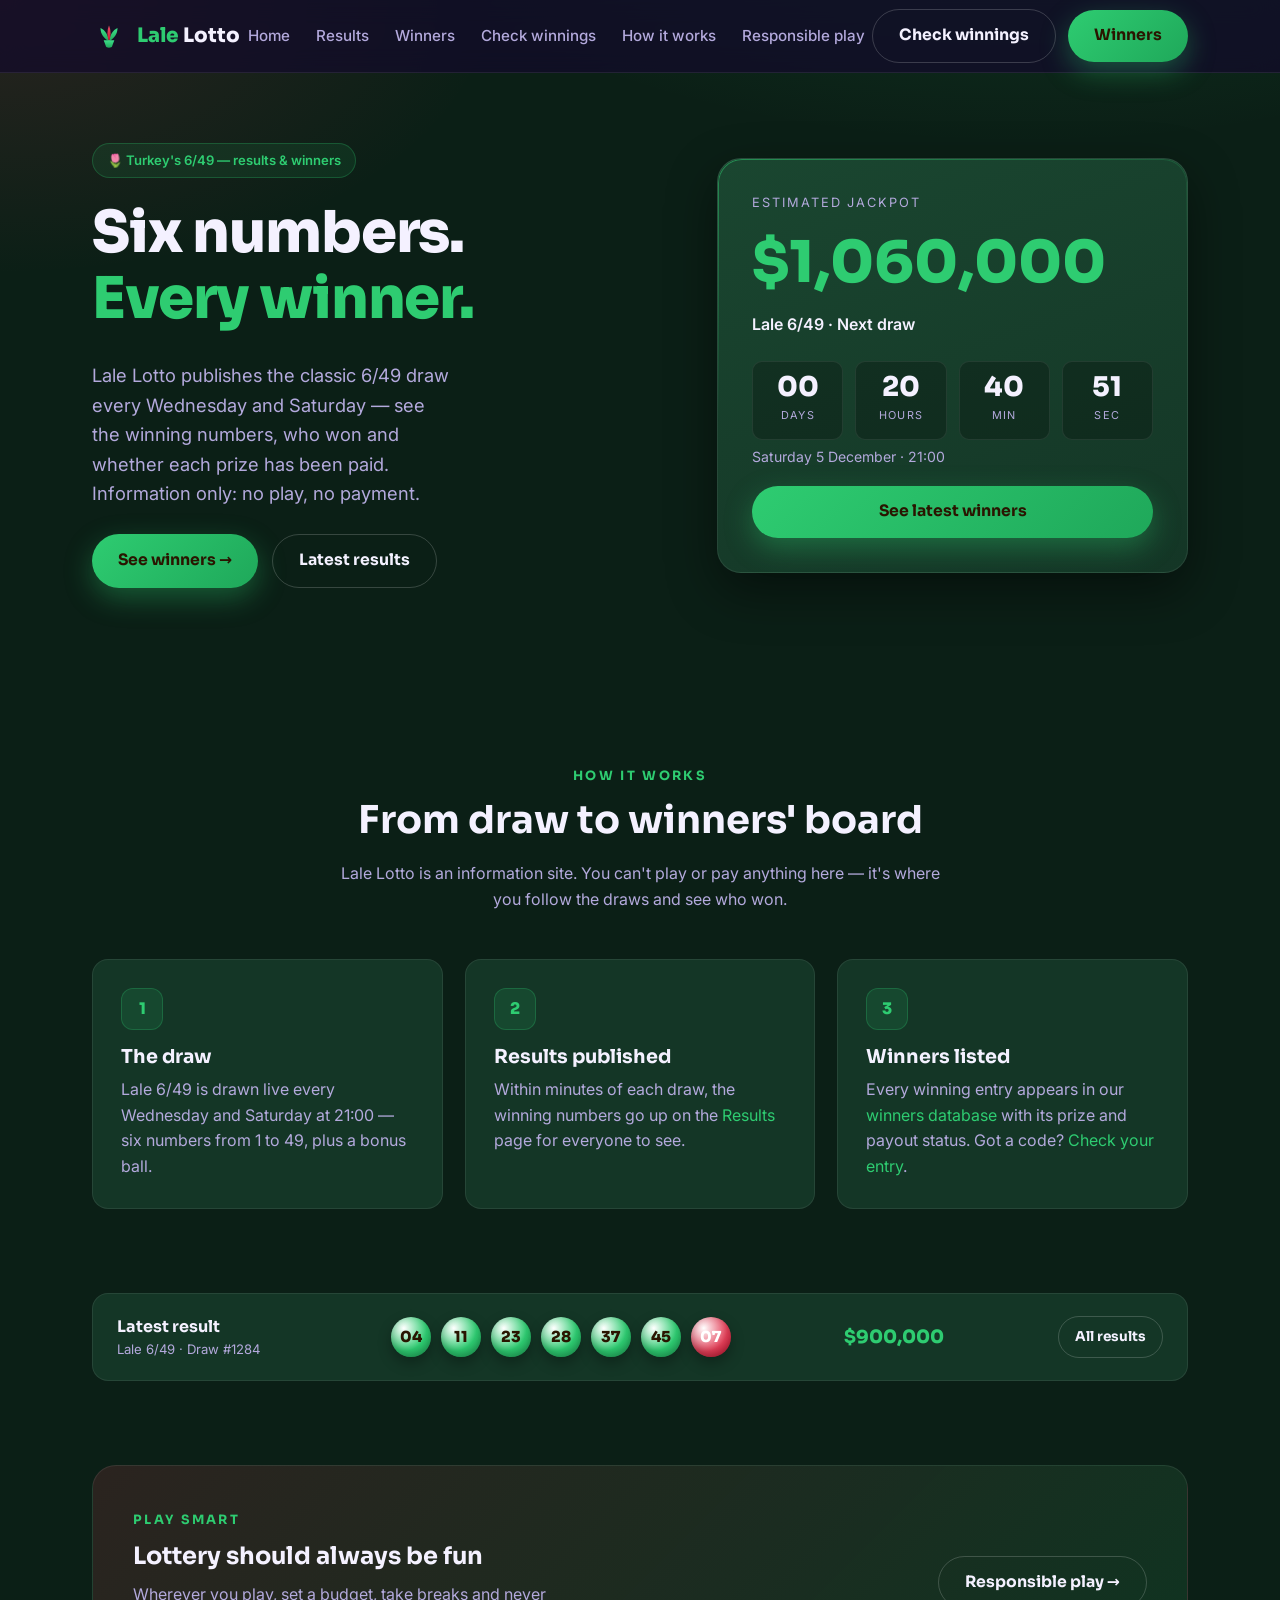
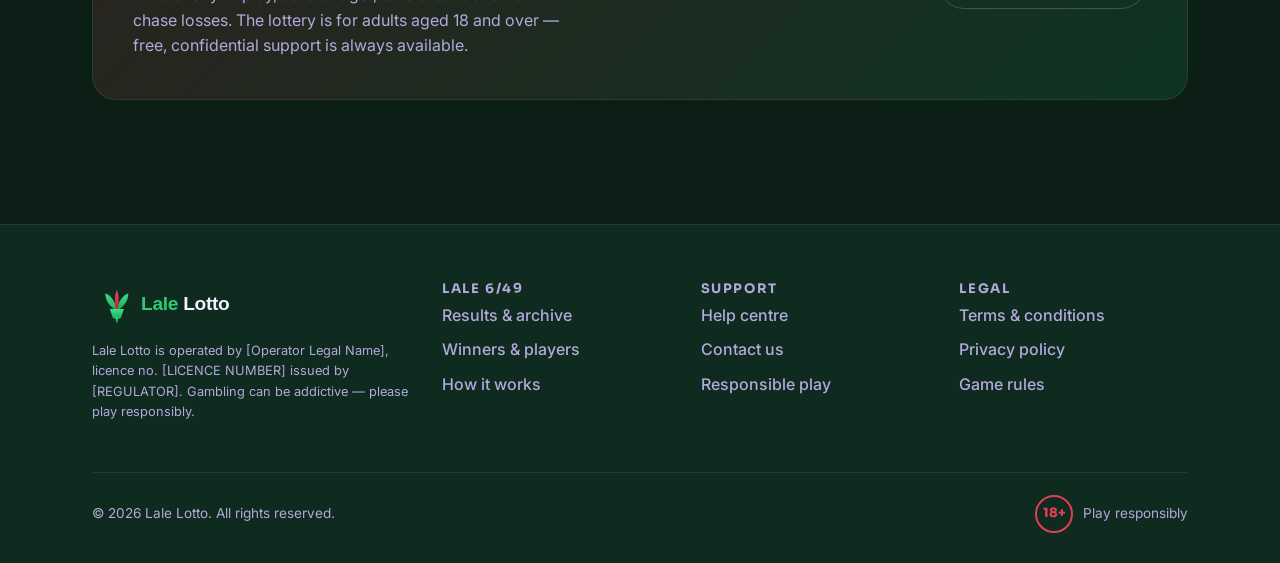
<file: index.html>
<!DOCTYPE html>
<html lang="en">
<head>
  <meta charset="UTF-8" />
  <meta name="viewport" content="width=device-width, initial-scale=1.0" />
  <title>Lale Lotto — Pick your fortune | Turkish 6/49 Lottery</title>
  <meta name="description" content="Lale Lotto is Turkey's bright new 6/49 online lottery. Pick six numbers, watch the Wednesday & Saturday draws and chase the jackpot. Play responsibly. 18+." />
  <link rel="icon" type="image/svg+xml" href="assets/favicon.svg" />
  <link rel="preconnect" href="https://fonts.googleapis.com" />
  <link rel="preconnect" href="https://fonts.gstatic.com" crossorigin />
  <link href="https://fonts.googleapis.com/css2?family=Sora:wght@600;700;800&family=Inter:wght@400;500;600&display=swap" rel="stylesheet" />
  <link rel="stylesheet" href="css/styles.css" />
</head>
<body>

  <!-- ===== Header ===== -->
  <header class="site-header">
    <div class="container nav">
      <a class="brand" href="index.html" aria-label="Lale Lotto home">
        <svg viewBox="0 0 64 64" aria-hidden="true">
          <defs>
            <linearGradient id="hg" x1="0" y1="0" x2="0" y2="1"><stop offset="0" stop-color="#3DE08A"/><stop offset="1" stop-color="#1FA85A"/></linearGradient>
            <linearGradient id="hr" x1="0" y1="0" x2="0" y2="1"><stop offset="0" stop-color="#E94E66"/><stop offset="1" stop-color="#C8102E"/></linearGradient>
          </defs>
          <g transform="translate(8,6)">
            <path d="M24 36 C15 31 8 23 8 11 C17 15 22 24 24 36 Z" fill="url(#hg)"/>
            <path d="M24 36 C33 31 40 23 40 11 C31 15 26 24 24 36 Z" fill="url(#hg)"/>
            <path d="M24 6 C20 15 20 27 24 37 C28 27 28 15 24 6 Z" fill="url(#hr)"/>
            <path d="M14 34 H34 L30 45 C30 49 18 49 18 45 Z" fill="url(#hg)"/>
          </g>
        </svg>
        <span><span class="lale">Lale</span> Lotto</span>
      </a>
      <ul class="nav-links">
        <li><a href="index.html">Home</a></li>
        <li><a href="results.html">Results</a></li>
        <li><a href="winners.html">Winners</a></li>
        <li><a href="check.html">Check winnings</a></li>
        <li><a href="index.html#how">How it works</a></li>
        <li><a href="responsible.html">Responsible play</a></li>
      </ul>
      <div class="nav-actions">
        <a class="btn btn-ghost" href="check.html">Check winnings</a>
        <a class="btn btn-primary" href="winners.html">Winners</a>
        <button class="nav-toggle" aria-label="Open menu">
          <svg width="26" height="26" viewBox="0 0 24 24" fill="none" stroke="currentColor" stroke-width="2"><path d="M3 6h18M3 12h18M3 18h18"/></svg>
        </button>
      </div>
    </div>
  </header>

  <!-- ===== Hero ===== -->
  <section class="hero">
    <div class="container hero-grid">
      <div>
        <span class="badge">🌷 Turkey's 6/49 — results &amp; winners</span>
        <h1>Six numbers.<br /><span>Every winner.</span></h1>
        <p class="lead">Lale Lotto publishes the classic 6/49 draw every Wednesday and Saturday — see the winning numbers, who won and whether each prize has been paid. Information only: no play, no payment.</p>
        <div class="hero-cta">
          <a class="btn btn-primary" href="winners.html">See winners →</a>
          <a class="btn btn-ghost" href="results.html">Latest results</a>
        </div>
      </div>

      <aside class="jackpot-card">
        <div class="label">Estimated jackpot</div>
        <div class="jackpot-amount">$1,060,000</div>
        <div class="game">Lale 6/49 · Next draw</div>
        <div class="countdown" data-countdown>
          <div class="cd-unit"><b data-d>00</b><small>Days</small></div>
          <div class="cd-unit"><b data-h>00</b><small>Hours</small></div>
          <div class="cd-unit"><b data-m>00</b><small>Min</small></div>
          <div class="cd-unit"><b data-s>00</b><small>Sec</small></div>
        </div>
        <p class="muted" style="margin:6px 0 18px; font-size:.88rem;" data-draw-date>—</p>
        <a class="btn btn-primary btn-block" href="winners.html">See latest winners</a>
      </aside>
    </div>
  </section>

  <!-- ===== How it works ===== -->
  <section class="section" id="how">
    <div class="container">
      <div class="center" style="max-width:620px;margin:0 auto 46px;">
        <span class="eyebrow">How it works</span>
        <h2>From draw to winners' board</h2>
        <p>Lale Lotto is an information site. You can't play or pay anything here — it's where you follow the draws and see who won.</p>
      </div>
      <div class="grid-3">
        <div class="card">
          <div class="step-no">1</div>
          <h3>The draw</h3>
          <p>Lale 6/49 is drawn live every Wednesday and Saturday at 21:00 — six numbers from 1 to 49, plus a bonus ball.</p>
        </div>
        <div class="card">
          <div class="step-no">2</div>
          <h3>Results published</h3>
          <p>Within minutes of each draw, the winning numbers go up on the <a href="results.html">Results</a> page for everyone to see.</p>
        </div>
        <div class="card">
          <div class="step-no">3</div>
          <h3>Winners listed</h3>
          <p>Every winning entry appears in our <a href="winners.html">winners database</a> with its prize and payout status. Got a code? <a href="check.html">Check your entry</a>.</p>
        </div>
      </div>
    </div>
  </section>

  <!-- ===== Latest result preview ===== -->
  <section class="section" style="padding-top:0;">
    <div class="container">
      <div class="result-row">
        <div class="meta">
          <div class="date">Latest result</div>
          <div class="draw">Lale 6/49 · Draw #1284</div>
        </div>
        <div class="balls">
          <div class="ball">04</div>
          <div class="ball">11</div>
          <div class="ball">23</div>
          <div class="ball">28</div>
          <div class="ball">37</div>
          <div class="ball">45</div>
          <div class="ball bonus">07</div>
        </div>
        <div class="prize">$900,000</div>
        <a class="btn btn-ghost btn-sm" href="results.html">All results</a>
      </div>
    </div>
  </section>

  <!-- ===== Responsible banner ===== -->
  <section class="section" style="padding-top:0;">
    <div class="container">
      <div class="banner">
        <div style="max-width:46ch;">
          <span class="eyebrow">Play smart</span>
          <h2 style="font-size:1.5rem;">Lottery should always be fun</h2>
          <p style="margin:0;">Wherever you play, set a budget, take breaks and never chase losses. The lottery is for adults aged 18 and over — free, confidential support is always available.</p>
        </div>
        <a class="btn btn-ghost" href="responsible.html">Responsible play →</a>
      </div>
    </div>
  </section>

  <!-- ===== Footer ===== -->
  <footer class="site-footer">
    <div class="container">
      <div class="footer-grid">
        <div>
          <a class="brand" href="index.html" style="margin-bottom:14px;">
            <img src="assets/logo.svg" alt="Lale Lotto" width="180" height="46" />
          </a>
          <p class="legal-note">Lale Lotto is operated by [Operator Legal Name], licence no. [LICENCE NUMBER] issued by [REGULATOR]. Gambling can be addictive — please play responsibly.</p>
        </div>
        <div>
          <h4>Lale 6/49</h4>
          <ul>
            <li><a href="results.html">Results &amp; archive</a></li>
            <li><a href="winners.html">Winners &amp; players</a></li>
            <li><a href="index.html#how">How it works</a></li>
          </ul>
        </div>
        <div>
          <h4>Support</h4>
          <ul>
            <li><a href="#">Help centre</a></li>
            <li><a href="#">Contact us</a></li>
            <li><a href="responsible.html">Responsible play</a></li>
          </ul>
        </div>
        <div>
          <h4>Legal</h4>
          <ul>
            <li><a href="#">Terms &amp; conditions</a></li>
            <li><a href="#">Privacy policy</a></li>
            <li><a href="#">Game rules</a></li>
          </ul>
        </div>
      </div>
      <div class="footer-bottom">
        <span>© <span data-year>2026</span> Lale Lotto. All rights reserved.</span>
        <span style="display:flex;align-items:center;gap:10px;"><span class="age-chip">18+</span> Play responsibly</span>
      </div>
    </div>
  </footer>

  <script src="js/main.js"></script>
</body>
</html>
</file>
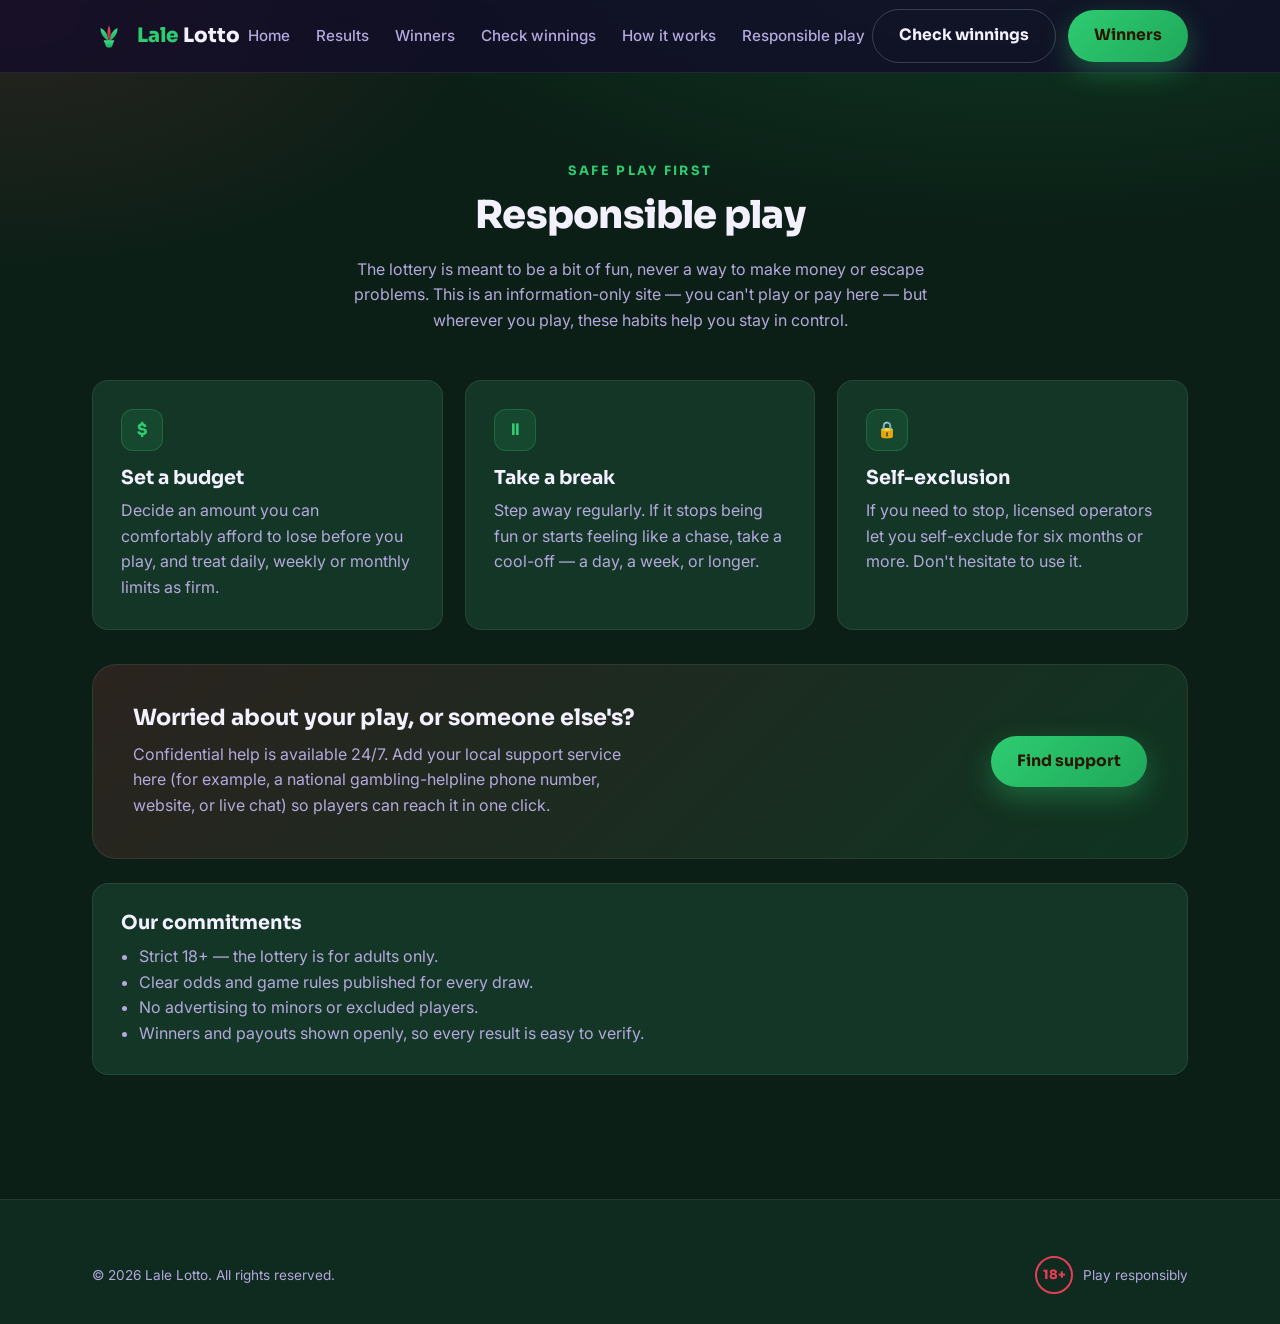
<file: responsible.html>
<!DOCTYPE html>
<html lang="en">
<head>
  <meta charset="UTF-8" />
  <meta name="viewport" content="width=device-width, initial-scale=1.0" />
  <title>Responsible play — Lale Lotto</title>
  <meta name="description" content="Lale Lotto is committed to safe play. Set limits, take a break, self-exclude, and find free support. 18+ only." />
  <link rel="icon" type="image/svg+xml" href="assets/favicon.svg" />
  <link rel="preconnect" href="https://fonts.googleapis.com" />
  <link rel="preconnect" href="https://fonts.gstatic.com" crossorigin />
  <link href="https://fonts.googleapis.com/css2?family=Sora:wght@600;700;800&family=Inter:wght@400;500;600&display=swap" rel="stylesheet" />
  <link rel="stylesheet" href="css/styles.css" />
</head>
<body>

  <header class="site-header">
    <div class="container nav">
      <a class="brand" href="index.html" aria-label="Lale Lotto home">
        <svg viewBox="0 0 64 64" aria-hidden="true">
          <defs>
            <linearGradient id="hg" x1="0" y1="0" x2="0" y2="1"><stop offset="0" stop-color="#3DE08A"/><stop offset="1" stop-color="#1FA85A"/></linearGradient>
            <linearGradient id="hr" x1="0" y1="0" x2="0" y2="1"><stop offset="0" stop-color="#E94E66"/><stop offset="1" stop-color="#C8102E"/></linearGradient>
          </defs>
          <g transform="translate(8,6)">
            <path d="M24 36 C15 31 8 23 8 11 C17 15 22 24 24 36 Z" fill="url(#hg)"/>
            <path d="M24 36 C33 31 40 23 40 11 C31 15 26 24 24 36 Z" fill="url(#hg)"/>
            <path d="M24 6 C20 15 20 27 24 37 C28 27 28 15 24 6 Z" fill="url(#hr)"/>
            <path d="M14 34 H34 L30 45 C30 49 18 49 18 45 Z" fill="url(#hg)"/>
          </g>
        </svg>
        <span><span class="lale">Lale</span> Lotto</span>
      </a>
      <ul class="nav-links">
        <li><a href="index.html">Home</a></li>
        <li><a href="results.html">Results</a></li>
        <li><a href="winners.html">Winners</a></li>
        <li><a href="check.html">Check winnings</a></li>
        <li><a href="index.html#how">How it works</a></li>
        <li><a href="responsible.html" aria-current="page">Responsible play</a></li>
      </ul>
      <div class="nav-actions">
        <a class="btn btn-ghost" href="check.html">Check winnings</a>
        <a class="btn btn-primary" href="winners.html">Winners</a>
        <button class="nav-toggle" aria-label="Open menu">
          <svg width="26" height="26" viewBox="0 0 24 24" fill="none" stroke="currentColor" stroke-width="2"><path d="M3 6h18M3 12h18M3 18h18"/></svg>
        </button>
      </div>
    </div>
  </header>

  <section class="section">
    <div class="container">
      <div class="center" style="max-width:640px;margin:0 auto 46px;">
        <span class="eyebrow">Safe play first</span>
        <h1 style="font-size:2.4rem;">Responsible play</h1>
        <p>The lottery is meant to be a bit of fun, never a way to make money or escape problems. This is an information-only site — you can't play or pay here — but wherever you play, these habits help you stay in control.</p>
      </div>

      <div class="grid-3">
        <div class="card">
          <div class="step-no">$</div>
          <h3>Set a budget</h3>
          <p>Decide an amount you can comfortably afford to lose before you play, and treat daily, weekly or monthly limits as firm.</p>
        </div>
        <div class="card">
          <div class="step-no">⏸</div>
          <h3>Take a break</h3>
          <p>Step away regularly. If it stops being fun or starts feeling like a chase, take a cool-off — a day, a week, or longer.</p>
        </div>
        <div class="card">
          <div class="step-no">🔒</div>
          <h3>Self-exclusion</h3>
          <p>If you need to stop, licensed operators let you self-exclude for six months or more. Don't hesitate to use it.</p>
        </div>
      </div>

      <div class="banner" style="margin-top:34px;">
        <div style="max-width:52ch;">
          <h2 style="font-size:1.4rem;">Worried about your play, or someone else's?</h2>
          <p style="margin:0;">Confidential help is available 24/7. Add your local support service here (for example, a national gambling-helpline phone number, website, or live chat) so players can reach it in one click.</p>
        </div>
        <a class="btn btn-primary" href="#">Find support</a>
      </div>

      <div class="card" style="margin-top:24px;">
        <h3>Our commitments</h3>
        <ul style="color:var(--muted);padding-left:1.1em;margin:0;">
          <li>Strict 18+ — the lottery is for adults only.</li>
          <li>Clear odds and game rules published for every draw.</li>
          <li>No advertising to minors or excluded players.</li>
          <li>Winners and payouts shown openly, so every result is easy to verify.</li>
        </ul>
      </div>
    </div>
  </section>

  <footer class="site-footer">
    <div class="container">
      <div class="footer-bottom" style="border:0;margin:0;padding:0;">
        <span>© <span data-year>2026</span> Lale Lotto. All rights reserved.</span>
        <span style="display:flex;align-items:center;gap:10px;"><span class="age-chip">18+</span> Play responsibly</span>
      </div>
    </div>
  </footer>

  <script src="js/main.js"></script>
</body>
</html>
</file>
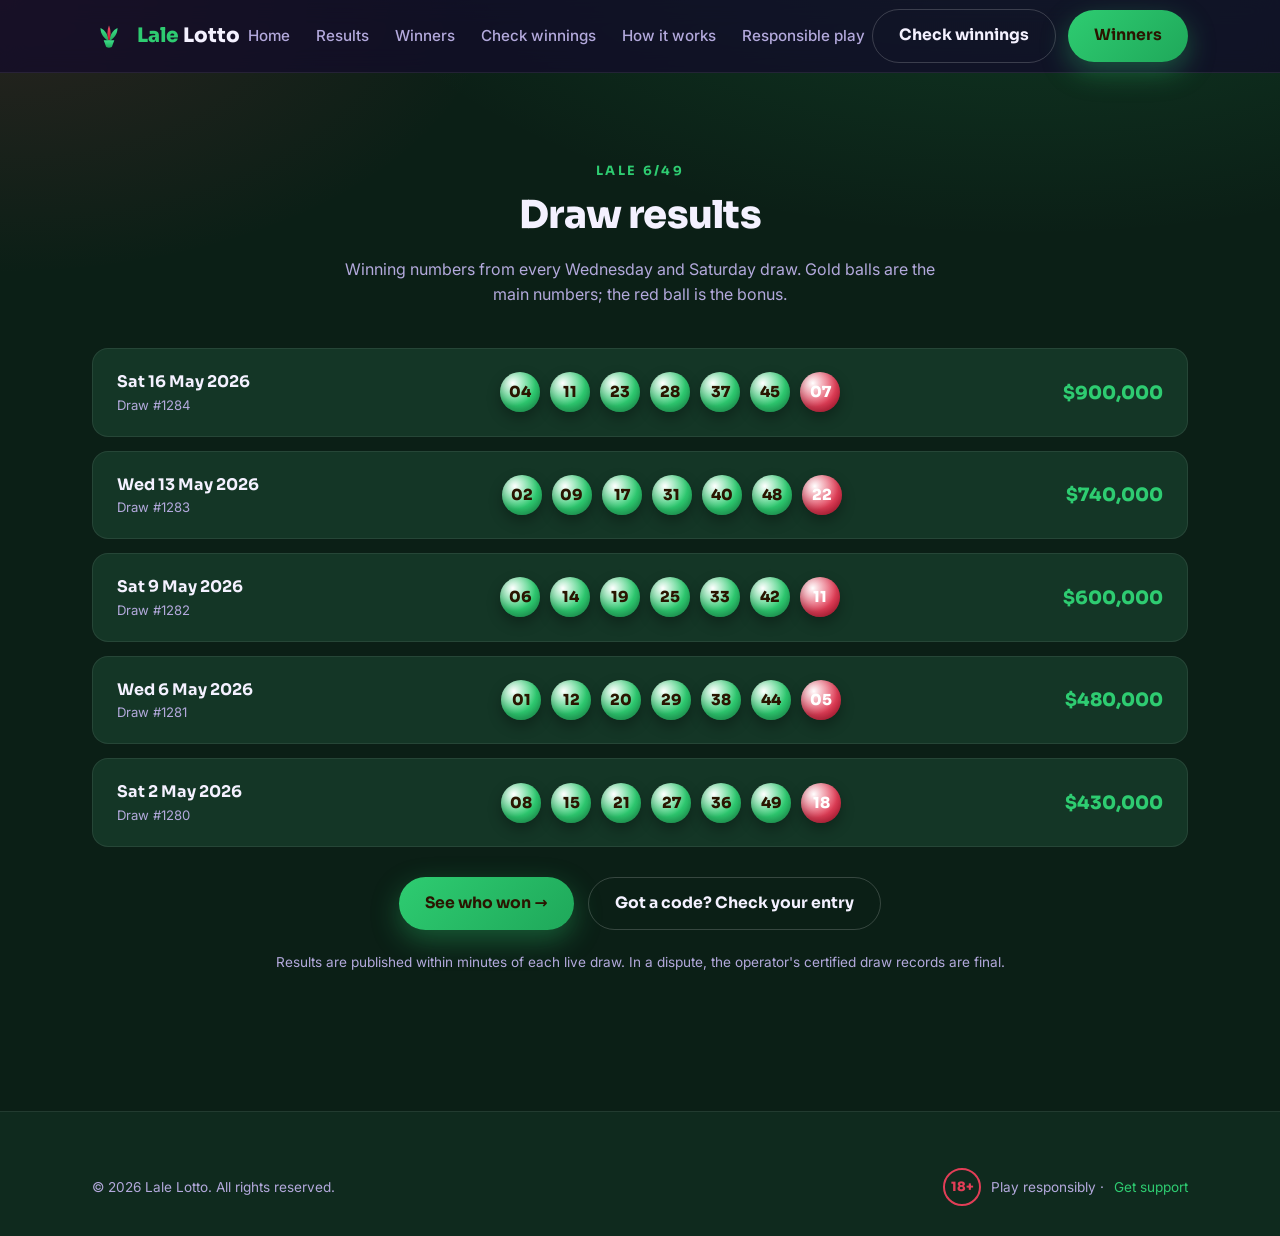
<file: results.html>
<!DOCTYPE html>
<html lang="en">
<head>
  <meta charset="UTF-8" />
  <meta name="viewport" content="width=device-width, initial-scale=1.0" />
  <title>Results — Lale 6/49 winning numbers | Lale Lotto</title>
  <meta name="description" content="See the latest Lale 6/49 winning numbers and jackpot amounts from every Wednesday and Saturday draw." />
  <link rel="icon" type="image/svg+xml" href="assets/favicon.svg" />
  <link rel="preconnect" href="https://fonts.googleapis.com" />
  <link rel="preconnect" href="https://fonts.gstatic.com" crossorigin />
  <link href="https://fonts.googleapis.com/css2?family=Sora:wght@600;700;800&family=Inter:wght@400;500;600&display=swap" rel="stylesheet" />
  <link rel="stylesheet" href="css/styles.css" />
</head>
<body>

  <header class="site-header">
    <div class="container nav">
      <a class="brand" href="index.html" aria-label="Lale Lotto home">
        <svg viewBox="0 0 64 64" aria-hidden="true">
          <defs>
            <linearGradient id="hg" x1="0" y1="0" x2="0" y2="1"><stop offset="0" stop-color="#3DE08A"/><stop offset="1" stop-color="#1FA85A"/></linearGradient>
            <linearGradient id="hr" x1="0" y1="0" x2="0" y2="1"><stop offset="0" stop-color="#E94E66"/><stop offset="1" stop-color="#C8102E"/></linearGradient>
          </defs>
          <g transform="translate(8,6)">
            <path d="M24 36 C15 31 8 23 8 11 C17 15 22 24 24 36 Z" fill="url(#hg)"/>
            <path d="M24 36 C33 31 40 23 40 11 C31 15 26 24 24 36 Z" fill="url(#hg)"/>
            <path d="M24 6 C20 15 20 27 24 37 C28 27 28 15 24 6 Z" fill="url(#hr)"/>
            <path d="M14 34 H34 L30 45 C30 49 18 49 18 45 Z" fill="url(#hg)"/>
          </g>
        </svg>
        <span><span class="lale">Lale</span> Lotto</span>
      </a>
      <ul class="nav-links">
        <li><a href="index.html">Home</a></li>
        <li><a href="results.html" aria-current="page">Results</a></li>
        <li><a href="winners.html">Winners</a></li>
        <li><a href="check.html">Check winnings</a></li>
        <li><a href="index.html#how">How it works</a></li>
        <li><a href="responsible.html">Responsible play</a></li>
      </ul>
      <div class="nav-actions">
        <a class="btn btn-ghost" href="check.html">Check winnings</a>
        <a class="btn btn-primary" href="winners.html">Winners</a>
        <button class="nav-toggle" aria-label="Open menu">
          <svg width="26" height="26" viewBox="0 0 24 24" fill="none" stroke="currentColor" stroke-width="2"><path d="M3 6h18M3 12h18M3 18h18"/></svg>
        </button>
      </div>
    </div>
  </header>

  <section class="section">
    <div class="container">
      <div class="center" style="max-width:620px;margin:0 auto 40px;">
        <span class="eyebrow">Lale 6/49</span>
        <h1 style="font-size:2.4rem;">Draw results</h1>
        <p>Winning numbers from every Wednesday and Saturday draw. Gold balls are the main numbers; the red ball is the bonus.</p>
      </div>

      <div class="results-list">
        <div class="result-row">
          <div class="meta"><div class="date">Sat 16 May 2026</div><div class="draw">Draw #1284</div></div>
          <div class="balls"><div class="ball">04</div><div class="ball">11</div><div class="ball">23</div><div class="ball">28</div><div class="ball">37</div><div class="ball">45</div><div class="ball bonus">07</div></div>
          <div class="prize">$900,000</div>
        </div>
        <div class="result-row">
          <div class="meta"><div class="date">Wed 13 May 2026</div><div class="draw">Draw #1283</div></div>
          <div class="balls"><div class="ball">02</div><div class="ball">09</div><div class="ball">17</div><div class="ball">31</div><div class="ball">40</div><div class="ball">48</div><div class="ball bonus">22</div></div>
          <div class="prize">$740,000</div>
        </div>
        <div class="result-row">
          <div class="meta"><div class="date">Sat 9 May 2026</div><div class="draw">Draw #1282</div></div>
          <div class="balls"><div class="ball">06</div><div class="ball">14</div><div class="ball">19</div><div class="ball">25</div><div class="ball">33</div><div class="ball">42</div><div class="ball bonus">11</div></div>
          <div class="prize">$600,000</div>
        </div>
        <div class="result-row">
          <div class="meta"><div class="date">Wed 6 May 2026</div><div class="draw">Draw #1281</div></div>
          <div class="balls"><div class="ball">01</div><div class="ball">12</div><div class="ball">20</div><div class="ball">29</div><div class="ball">38</div><div class="ball">44</div><div class="ball bonus">05</div></div>
          <div class="prize">$480,000</div>
        </div>
        <div class="result-row">
          <div class="meta"><div class="date">Sat 2 May 2026</div><div class="draw">Draw #1280</div></div>
          <div class="balls"><div class="ball">08</div><div class="ball">15</div><div class="ball">21</div><div class="ball">27</div><div class="ball">36</div><div class="ball">49</div><div class="ball bonus">18</div></div>
          <div class="prize">$430,000</div>
        </div>
      </div>

      <div class="center" style="margin-top:30px;display:flex;gap:14px;justify-content:center;flex-wrap:wrap;">
        <a class="btn btn-primary" href="winners.html">See who won →</a>
        <a class="btn btn-ghost" href="check.html">Got a code? Check your entry</a>
      </div>

      <p class="center muted" style="margin-top:22px;font-size:.85rem;">Results are published within minutes of each live draw. In a dispute, the operator's certified draw records are final.</p>
    </div>
  </section>

  <footer class="site-footer">
    <div class="container">
      <div class="footer-bottom" style="border:0;margin:0;padding:0;">
        <span>© <span data-year>2026</span> Lale Lotto. All rights reserved.</span>
        <span style="display:flex;align-items:center;gap:10px;"><span class="age-chip">18+</span> Play responsibly · <a href="responsible.html">Get support</a></span>
      </div>
    </div>
  </footer>

  <script src="js/main.js"></script>
</body>
</html>
</file>
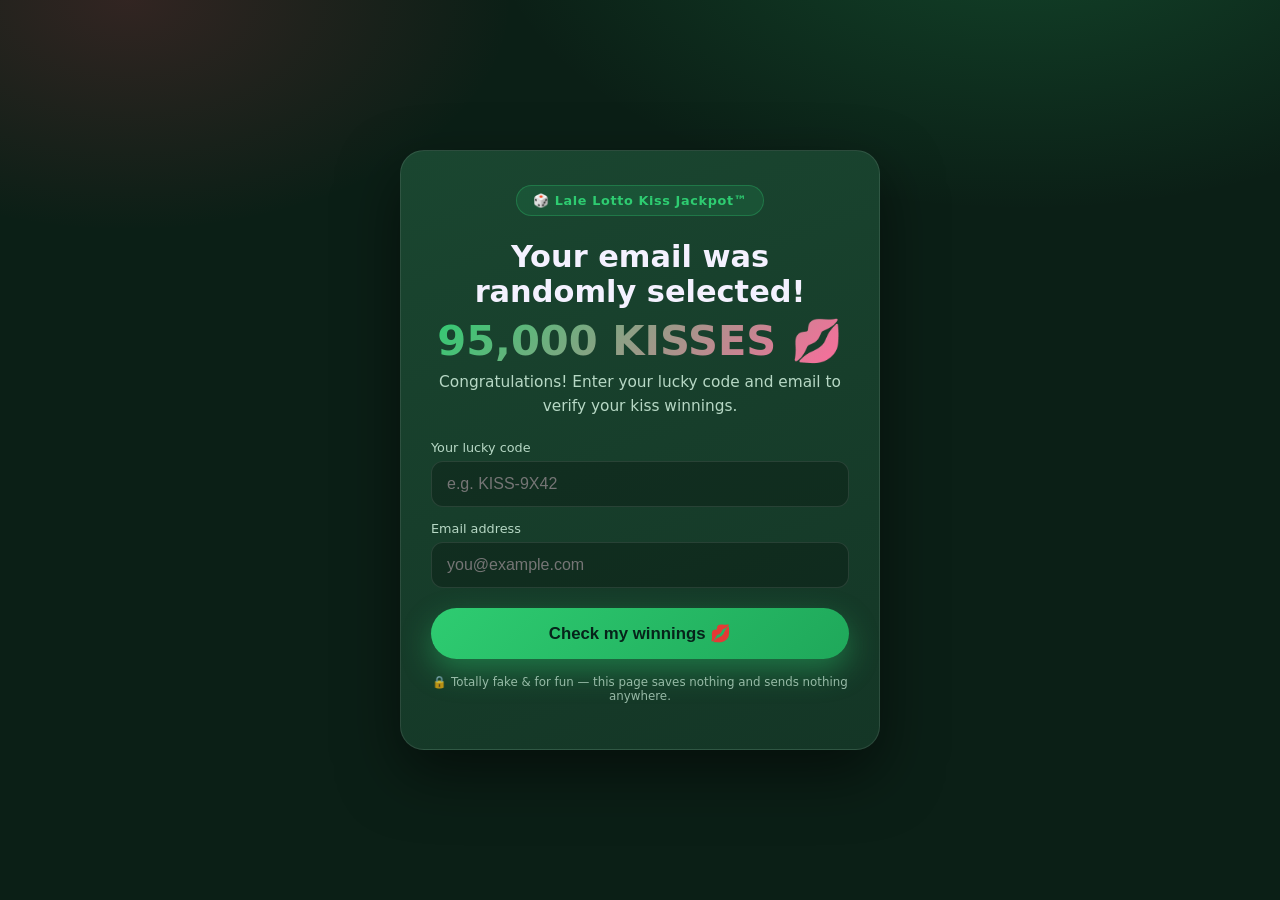
<file: prank/you-won-kisses.html>
<!DOCTYPE html>
<html lang="en">
<head>
  <meta charset="UTF-8" />
  <meta name="viewport" content="width=device-width, initial-scale=1.0" />
  <title>🎉 You won 95,000 kisses! · Lale Lotto</title>
  <!--
    HARMLESS PRANK PAGE — "You won 95,000 kisses".
    * 100% static, no backend: nothing typed is stored, sent, or collected.
    * The "code" and "email" fields are cosmetic — any input leads to the joke.
    * "Withdraw" just rains kiss emojis, then reveals it's a prank.
    * Never asks for money, payment, or card/bank details.
    Customise: change PRANKSTER_NAME below to sign your prank.
  -->
  <style>
    :root{
      --bg:#0B1F16; --surface:#143626; --surface-2:#1A4630; --line:rgba(255,255,255,.1);
      --green:#2ECC71; --green-2:#1FA85A; --red:#E23E57; --pink:#FF6B9D;
      --text:#F4F1FF; --muted:#B7D8C5;
    }
    *{box-sizing:border-box}
    html,body{margin:0;height:100%}
    body{
      font-family:"Segoe UI",system-ui,Arial,sans-serif; color:var(--text);
      background:
        radial-gradient(900px 500px at 80% -10%, rgba(46,204,113,.22), transparent 60%),
        radial-gradient(700px 420px at 10% 0%, rgba(226,62,87,.18), transparent 55%),
        var(--bg);
      min-height:100%; display:grid; place-items:center; padding:24px; overflow-x:hidden;
    }
    .card{
      width:100%; max-width:480px; background:linear-gradient(160deg,var(--surface-2),var(--surface));
      border:1px solid var(--line); border-radius:24px; padding:34px 30px; text-align:center;
      box-shadow:0 24px 60px rgba(0,0,0,.5); position:relative; z-index:2;
    }
    .badge{
      display:inline-block; font-size:.8rem; font-weight:700; letter-spacing:.05em;
      color:var(--green); background:rgba(46,204,113,.12); border:1px solid rgba(46,204,113,.3);
      padding:7px 16px; border-radius:999px; margin-bottom:18px;
    }
    h1{font-size:1.9rem; margin:.2em 0; line-height:1.15}
    .prize{
      font-size:2.6rem; font-weight:800; margin:6px 0 4px;
      background:linear-gradient(135deg,var(--green),var(--pink)); -webkit-background-clip:text;
      background-clip:text; color:transparent;
    }
    p.sub{color:var(--muted); margin:6px 0 22px; font-size:.96rem; line-height:1.55}
    label{display:block; text-align:left; font-size:.8rem; color:var(--muted); margin:14px 0 6px}
    input{
      width:100%; padding:13px 15px; border-radius:12px; border:1px solid var(--line);
      background:rgba(0,0,0,.25); color:var(--text); font-size:1rem; outline:none;
    }
    input:focus{border-color:var(--green); box-shadow:0 0 0 3px rgba(46,204,113,.35)}
    .btn{
      width:100%; margin-top:20px; padding:15px; border:0; border-radius:999px; cursor:pointer;
      font-size:1.05rem; font-weight:800; color:#06231A;
      background:linear-gradient(135deg,var(--green),var(--green-2));
      box-shadow:0 12px 30px rgba(46,204,113,.4); transition:transform .15s, box-shadow .2s;
    }
    .btn:hover{transform:translateY(-2px); box-shadow:0 16px 36px rgba(46,204,113,.55)}
    .btn.red{color:#fff; background:linear-gradient(135deg,var(--red),#C8102E); box-shadow:0 12px 30px rgba(226,62,87,.4)}
    .note{font-size:.74rem; color:var(--muted); margin-top:16px; opacity:.8}
    .balance{
      font-size:2.2rem; font-weight:800; color:var(--green); margin:10px 0;
      background:rgba(46,204,113,.1); border:1px dashed rgba(46,204,113,.4); border-radius:16px; padding:18px;
    }
    .spinner{width:46px;height:46px;border:5px solid rgba(255,255,255,.15);border-top-color:var(--green);border-radius:50%;margin:14px auto;animation:spin 1s linear infinite}
    @keyframes spin{to{transform:rotate(360deg)}}
    .hidden{display:none}
    .runaway{position:relative; margin-top:14px; height:42px}
    .runaway button{
      position:absolute; left:50%; transform:translateX(-50%); transition:all .18s ease;
      background:transparent; color:var(--muted); border:1px solid var(--line); border-radius:999px;
      padding:9px 16px; font-size:.82rem; cursor:pointer;
    }
    .kiss{position:fixed; top:-40px; font-size:1.8rem; z-index:1; pointer-events:none; animation:fall linear forwards}
    @keyframes fall{to{transform:translateY(105vh) rotate(360deg); opacity:.85}}
    .reveal h1{font-size:2rem}
    .reveal .big{font-size:3rem; margin:6px 0}
  </style>
</head>
<body>

  <!-- ===== Step 1: claim ===== -->
  <div class="card" id="claim">
    <span class="badge">🎲 Lale Lotto Kiss Jackpot™</span>
    <h1>Your email was randomly selected!</h1>
    <div class="prize">95,000 KISSES 💋</div>
    <p class="sub">Congratulations! Enter your lucky code and email to verify your kiss winnings.</p>

    <label for="code">Your lucky code</label>
    <input id="code" type="text" placeholder="e.g. KISS-9X42" autocomplete="off" />

    <label for="email">Email address</label>
    <input id="email" type="text" placeholder="you@example.com" autocomplete="off" />

    <button class="btn" id="checkBtn">Check my winnings 💋</button>
    <p class="note">🔒 Totally fake & for fun — this page saves nothing and sends nothing anywhere.</p>
  </div>

  <!-- ===== Step 2: verifying ===== -->
  <div class="card hidden" id="loading">
    <div class="spinner"></div>
    <h1>Verifying your kisses…</h1>
    <p class="sub" id="loadingMsg">Counting 95,000 kisses one by one 💋</p>
  </div>

  <!-- ===== Step 3: winnings ===== -->
  <div class="card hidden" id="winnings">
    <span class="badge">✅ Verified winner</span>
    <h1>It's official — you won!</h1>
    <div class="balance">💋 95,000 kisses</div>
    <p class="sub">Your kiss balance is ready. Withdraw them straight to your face.</p>
    <button class="btn red" id="withdrawBtn">Withdraw my 95,000 kisses 💸💋</button>
    <div class="runaway">
      <button id="runaway">…or take 95,000 € instead</button>
    </div>
    <p class="note">No banks, no fees, no card details — kisses only. 💚</p>
  </div>

  <!-- ===== Step 4: reveal ===== -->
  <div class="card hidden reveal" id="reveal">
    <div class="big">😘🎉</div>
    <h1>GOTCHA!</h1>
    <p class="sub">You just got pranked by <b id="who">a friend</b>.<br>
    No euros — just <b>95,000 kisses</b> heading your way. 💋<br><br>
    (Relax: nothing you typed was saved or sent. It's a static joke page.)</p>
    <button class="btn" onclick="location.reload()">😂 Run it again</button>
  </div>

  <script>
    /* ====== Change this to sign your prank ====== */
    const PRANKSTER_NAME = "your name here";
    /* ============================================ */

    const $ = (id) => document.getElementById(id);
    $("who").textContent = PRANKSTER_NAME;

    function show(id){
      ["claim","loading","winnings","reveal"].forEach(s => $(s).classList.add("hidden"));
      $(id).classList.remove("hidden");
    }

    $("checkBtn").addEventListener("click", () => {
      show("loading");
      const msgs = ["Counting 95,000 kisses one by one 💋","Wrapping them in a bow 🎀","Almost there… 😘"];
      let i = 0;
      const t = setInterval(() => { i++; if (msgs[i]) $("loadingMsg").textContent = msgs[i]; }, 600);
      setTimeout(() => { clearInterval(t); show("winnings"); }, 2000);
    });

    function rainKisses(n){
      const emojis = ["💋","😘","💚","❤️","💕","✨"];
      for (let k = 0; k < n; k++){
        const e = document.createElement("div");
        e.className = "kiss";
        e.textContent = emojis[Math.floor(Math.random()*emojis.length)];
        e.style.left = Math.random()*100 + "vw";
        e.style.fontSize = (1.2 + Math.random()*2) + "rem";
        e.style.animationDuration = (2.5 + Math.random()*2.5) + "s";
        document.body.appendChild(e);
        setTimeout(() => e.remove(), 5500);
      }
    }

    $("withdrawBtn").addEventListener("click", () => {
      rainKisses(60);
      setTimeout(() => { rainKisses(40); show("reveal"); }, 700);
    });

    // The "take 95,000 € instead" button can never be caught :)
    const run = $("runaway");
    function flee(){
      const offset = (Math.random() * 120 - 60);
      run.style.left = `calc(50% + ${offset}px)`;
      run.style.top = (Math.random() * -10) + "px";
    }
    run.addEventListener("mouseover", flee);
    run.addEventListener("click", (e) => { e.preventDefault(); flee(); });
  </script>
</body>
</html>
</file>
<file: css/styles.css>
/* =========================================================
   Lale Lotto — global stylesheet
   Palette: deep indigo + gold (luck) + tulip red (accent)
   ========================================================= */

:root {
  --bg:        #0B1F16;
  --bg-2:      #0F2A1E;
  --surface:   #143626;
  --surface-2: #1A4630;
  --line:      rgba(255, 255, 255, .08);

  /* Primary accent is now GREEN. The --gold/--gold-2 names are kept as
     aliases so existing rules keep working without renaming everything. */
  --green:   #2ECC71;
  --green-2: #1FA85A;
  --gold:    #2ECC71;
  --gold-2:  #1FA85A;
  --red:     #E23E57;
  --red-2:   #C8102E;

  --text:  #F4F1FF;
  --muted: #B3A9DC;

  --radius: 16px;
  --radius-sm: 10px;
  --shadow: 0 18px 50px rgba(0, 0, 0, .45);
  --ring: 0 0 0 3px rgba(46, 204, 113, .45);

  --maxw: 1140px;
  --font-head: "Sora", system-ui, sans-serif;
  --font-body: "Inter", system-ui, -apple-system, sans-serif;
}

* { box-sizing: border-box; }

html { scroll-behavior: smooth; }

body {
  margin: 0;
  font-family: var(--font-body);
  color: var(--text);
  background:
    radial-gradient(1200px 600px at 80% -10%, rgba(46, 204, 113, .18), transparent 60%),
    radial-gradient(900px 500px at 0% 0%, rgba(226, 62, 87, .14), transparent 55%),
    var(--bg);
  line-height: 1.6;
  -webkit-font-smoothing: antialiased;
}

h1, h2, h3, h4 { font-family: var(--font-head); line-height: 1.15; margin: 0 0 .5em; }
h1 { font-size: clamp(2.2rem, 5vw, 3.6rem); font-weight: 800; letter-spacing: -.02em; }
h2 { font-size: clamp(1.6rem, 3.2vw, 2.4rem); font-weight: 700; }
p  { margin: 0 0 1em; color: var(--muted); }
a  { color: var(--gold); text-decoration: none; }

.container { width: 100%; max-width: var(--maxw); margin: 0 auto; padding: 0 22px; }
.section { padding: 84px 0; }
.eyebrow {
  display: inline-block; font-family: var(--font-head); font-weight: 700;
  font-size: .8rem; letter-spacing: .18em; text-transform: uppercase;
  color: var(--gold); margin-bottom: 12px;
}
.center { text-align: center; }
.muted { color: var(--muted); }
.gold  { color: var(--gold); }

/* ---------- Buttons ---------- */
.btn {
  display: inline-flex; align-items: center; gap: 9px;
  font-family: var(--font-head); font-weight: 700; font-size: .98rem;
  padding: 13px 26px; border-radius: 999px; border: 0; cursor: pointer;
  transition: transform .15s ease, box-shadow .2s ease, background .2s ease;
  text-decoration: none;
}
.btn:active { transform: translateY(1px); }
.btn-primary {
  color: #2A1500;
  background: linear-gradient(135deg, var(--gold), var(--gold-2));
  box-shadow: 0 10px 28px rgba(46, 204, 113, .35);
}
.btn-primary:hover { box-shadow: 0 14px 34px rgba(46, 204, 113, .5); transform: translateY(-2px); }
.btn-ghost {
  color: var(--text); background: transparent;
  border: 1px solid rgba(255, 255, 255, .18);
}
.btn-ghost:hover { border-color: var(--gold); color: var(--gold); }
.btn-block { width: 100%; justify-content: center; }
.btn:disabled { opacity: .45; cursor: not-allowed; transform: none; box-shadow: none; }

/* ---------- Header ---------- */
.site-header {
  position: sticky; top: 0; z-index: 50;
  backdrop-filter: blur(12px);
  background: rgba(18, 10, 42, .72);
  border-bottom: 1px solid var(--line);
}
.nav { display: flex; align-items: center; justify-content: space-between; height: 72px; }
.brand { display: flex; align-items: center; gap: 11px; font-family: var(--font-head); font-weight: 800; font-size: 1.25rem; color: var(--text); }
.brand svg { width: 34px; height: 34px; display: block; }
.brand .lale { color: var(--gold); }
.nav-links { display: flex; align-items: center; gap: 26px; list-style: none; margin: 0; padding: 0; }
.nav-links a { color: var(--muted); font-weight: 500; font-size: .95rem; transition: color .15s; }
.nav-links a:hover { color: var(--text); }
.nav-actions { display: flex; align-items: center; gap: 12px; }
.nav-toggle { display: none; background: none; border: 0; color: var(--text); cursor: pointer; }

/* ---------- Hero ---------- */
.hero { position: relative; overflow: hidden; padding: 70px 0 90px; }
.hero-grid { display: grid; grid-template-columns: 1.1fr .9fr; gap: 50px; align-items: center; }
.hero .badge {
  display: inline-flex; align-items: center; gap: 8px; font-size: .82rem; font-weight: 600;
  color: var(--gold); background: rgba(46, 204, 113, .1);
  border: 1px solid rgba(46, 204, 113, .25); padding: 6px 14px; border-radius: 999px; margin-bottom: 22px;
}
.hero h1 span { color: var(--gold); }
.hero p.lead { font-size: 1.15rem; max-width: 30ch; }
.hero-cta { display: flex; gap: 14px; flex-wrap: wrap; margin-top: 26px; }

/* Jackpot card */
.jackpot-card {
  background: linear-gradient(160deg, var(--surface-2), var(--surface));
  border: 1px solid var(--line); border-radius: 24px; padding: 34px;
  box-shadow: var(--shadow); position: relative;
}
.jackpot-card::before {
  content: ""; position: absolute; inset: 0; border-radius: 24px; padding: 1px;
  background: linear-gradient(160deg, rgba(46, 204, 113, .55), transparent 45%);
  -webkit-mask: linear-gradient(#000 0 0) content-box, linear-gradient(#000 0 0);
  -webkit-mask-composite: xor; mask-composite: exclude; pointer-events: none;
}
.jackpot-card .label { font-size: .8rem; letter-spacing: .15em; text-transform: uppercase; color: var(--muted); }
.jackpot-amount { font-family: var(--font-head); font-weight: 800; font-size: clamp(2.6rem, 6vw, 3.6rem); color: var(--gold); margin: 4px 0 2px; }
.jackpot-card .game { font-weight: 600; color: var(--text); }

/* Countdown */
.countdown { display: flex; gap: 12px; margin: 24px 0 6px; }
.cd-unit {
  flex: 1; text-align: center; background: rgba(0, 0, 0, .25);
  border: 1px solid var(--line); border-radius: var(--radius-sm); padding: 12px 6px;
}
.cd-unit b { display: block; font-family: var(--font-head); font-size: 1.7rem; font-weight: 800; line-height: 1; }
.cd-unit small { font-size: .68rem; letter-spacing: .12em; text-transform: uppercase; color: var(--muted); }

/* ---------- Lottery balls ---------- */
.balls { display: flex; gap: 10px; flex-wrap: wrap; }
.ball {
  width: 46px; height: 46px; border-radius: 50%;
  display: grid; place-items: center;
  font-family: var(--font-head); font-weight: 800; font-size: 1.05rem; color: #2A1500;
  background: radial-gradient(circle at 32% 28%, #fff, var(--gold) 58%, var(--gold-2));
  box-shadow: inset 0 -4px 8px rgba(0, 0, 0, .25), 0 6px 14px rgba(0, 0, 0, .3);
}
.ball.bonus { background: radial-gradient(circle at 32% 28%, #fff, var(--red) 60%, var(--red-2)); color: #fff; }

/* ---------- Cards / steps ---------- */
.grid-3 { display: grid; grid-template-columns: repeat(3, 1fr); gap: 22px; }
.grid-2 { display: grid; grid-template-columns: repeat(2, 1fr); gap: 22px; }
.card {
  background: var(--surface); border: 1px solid var(--line);
  border-radius: var(--radius); padding: 28px; transition: transform .18s, border-color .18s;
}
.card:hover { transform: translateY(-4px); border-color: rgba(46, 204, 113, .35); }
.card .step-no {
  width: 42px; height: 42px; border-radius: 12px; display: grid; place-items: center;
  font-family: var(--font-head); font-weight: 800; color: var(--gold);
  background: rgba(46, 204, 113, .12); border: 1px solid rgba(46, 204, 113, .25); margin-bottom: 16px;
}
.card h3 { font-size: 1.2rem; }
.card p:last-child { margin-bottom: 0; }

/* ---------- Results table ---------- */
.results-list { display: grid; gap: 14px; }
.result-row {
  display: flex; align-items: center; justify-content: space-between; gap: 18px; flex-wrap: wrap;
  background: var(--surface); border: 1px solid var(--line); border-radius: var(--radius); padding: 20px 24px;
}
.result-row .meta { min-width: 160px; }
.result-row .meta .date { font-family: var(--font-head); font-weight: 700; }
.result-row .meta .draw { font-size: .82rem; color: var(--muted); }
.result-row .prize { font-family: var(--font-head); font-weight: 800; color: var(--gold); font-size: 1.15rem; }
.result-row .balls .ball { width: 40px; height: 40px; font-size: .95rem; }

/* ---------- Small button + hint (shared) ---------- */
.btn-sm { padding: 9px 16px; font-size: .85rem; }
.hint { font-size: .82rem; color: var(--muted); margin-top: 14px; }

/* ---------- Players & winners database (winners page) ---------- */
.db-stats { display: grid; grid-template-columns: repeat(4, 1fr); gap: 16px; margin-bottom: 26px; }
.db-stat {
  background: var(--surface); border: 1px solid var(--line);
  border-radius: var(--radius); padding: 20px; text-align: center;
}
.db-stat b { display: block; font-family: var(--font-head); font-weight: 800; font-size: 1.7rem; color: var(--gold); line-height: 1.1; }
.db-stat small { font-size: .72rem; letter-spacing: .12em; text-transform: uppercase; color: var(--muted); }

.db-controls { display: flex; align-items: center; justify-content: space-between; gap: 16px; flex-wrap: wrap; margin-bottom: 18px; }
.db-search {
  flex: 1 1 240px; min-width: 200px; padding: 12px 16px; border-radius: var(--radius-sm);
  border: 1px solid var(--line); background: rgba(0, 0, 0, .25); color: var(--text);
  font-family: var(--font-body); font-size: .95rem; outline: none; transition: border-color .15s, box-shadow .15s;
}
.db-search::placeholder { color: var(--muted); opacity: .7; }
.db-search:focus { border-color: var(--gold); box-shadow: var(--ring); }
.db-filters { display: flex; gap: 8px; flex-wrap: wrap; }
.db-filter {
  font-family: var(--font-head); font-weight: 700; font-size: .82rem;
  padding: 9px 15px; border-radius: 999px; cursor: pointer;
  color: var(--muted); background: transparent; border: 1px solid var(--line);
  transition: color .15s, border-color .15s, background .15s;
}
.db-filter:hover { color: var(--text); border-color: rgba(46, 204, 113, .5); }
.db-filter.is-active { color: #2A1500; border-color: transparent; background: linear-gradient(135deg, var(--gold), var(--gold-2)); }

.db-table-wrap { overflow-x: auto; border: 1px solid var(--line); border-radius: var(--radius); background: var(--surface); }
.db-table { width: 100%; border-collapse: collapse; min-width: 760px; }
.db-table th, .db-table td { padding: 14px 18px; text-align: left; vertical-align: middle; border-bottom: 1px solid var(--line); }
.db-table thead th {
  font-family: var(--font-head); font-size: .74rem; letter-spacing: .1em; text-transform: uppercase;
  color: var(--muted); font-weight: 700; background: rgba(0, 0, 0, .2);
}
.db-table tbody tr:last-child td { border-bottom: 0; }
.db-table tbody tr:hover { background: rgba(46, 204, 113, .05); }
.db-table .num-col { text-align: center; white-space: nowrap; }
.db-player { font-family: var(--font-head); font-weight: 700; color: var(--text); }
.db-sub { font-size: .8rem; color: var(--muted); }
.db-code { font-family: ui-monospace, SFMono-Regular, Menlo, monospace; letter-spacing: .02em; }
.db-balls { gap: 6px; flex-wrap: nowrap; }
.db-balls .ball { width: 32px; height: 32px; font-size: .78rem; }
.db-balls .ball.miss { background: transparent; color: var(--muted); border: 1px solid var(--line); box-shadow: none; }
.db-prize { font-family: var(--font-head); color: var(--gold); white-space: nowrap; }
.db-empty { text-align: center; color: var(--muted); padding: 30px 18px; }

.db-badge {
  display: inline-block; font-family: var(--font-head); font-weight: 700; font-size: .74rem;
  padding: 5px 12px; border-radius: 999px; white-space: nowrap;
  border: 1px solid var(--line); color: var(--muted); background: rgba(255, 255, 255, .06);
}
.db-badge.is-paid { color: var(--green); background: rgba(46, 204, 113, .12); border-color: rgba(46, 204, 113, .35); }
.db-badge.is-pending { color: #FFC83D; background: rgba(255, 200, 61, .12); border-color: rgba(255, 200, 61, .35); }
.db-badge.is-none { color: var(--muted); }

/* ---------- Annual grand prize (winners page) ---------- */
.grand-prize { margin-bottom: 26px; }
.gp-card {
  display: flex; align-items: center; justify-content: space-between; gap: 28px; flex-wrap: wrap;
  background: linear-gradient(135deg, rgba(46, 204, 113, .16), rgba(255, 200, 61, .10));
  border: 1px solid rgba(46, 204, 113, .45);
  border-radius: 20px; padding: 28px 30px;
  box-shadow: 0 0 0 1px rgba(46, 204, 113, .18), var(--shadow);
}
.gp-main { min-width: 240px; }
.gp-eyebrow {
  display: inline-block; font-family: var(--font-head); font-weight: 700;
  font-size: .8rem; letter-spacing: .12em; text-transform: uppercase; color: var(--gold);
}
.gp-amount {
  font-family: var(--font-head); font-weight: 800; font-size: clamp(2rem, 5vw, 3rem);
  color: var(--gold); line-height: 1.05; margin: 4px 0;
}
.gp-note { font-size: .9rem; color: var(--muted); margin: 6px 0 0; max-width: 48ch; }
.gp-meta { display: grid; gap: 12px; }
.gp-meta > div {
  display: flex; flex-direction: column; gap: 2px;
  border-left: 2px solid rgba(46, 204, 113, .4); padding-left: 14px;
}
.gp-meta span { font-size: .72rem; letter-spacing: .12em; text-transform: uppercase; color: var(--muted); }
.gp-meta b { font-family: var(--font-head); color: var(--text); }
.gp-pending { color: var(--gold) !important; }

/* ---------- Banner ---------- */
.banner {
  background: linear-gradient(135deg, rgba(226, 62, 87, .15), rgba(46, 204, 113, .12));
  border: 1px solid var(--line); border-radius: 24px; padding: 40px;
  display: flex; align-items: center; justify-content: space-between; gap: 24px; flex-wrap: wrap;
}

/* ---------- Footer ---------- */
.site-footer { border-top: 1px solid var(--line); background: var(--bg-2); padding: 56px 0 30px; margin-top: 40px; }
.footer-grid { display: grid; grid-template-columns: 1.4fr 1fr 1fr 1fr; gap: 30px; }
.footer-grid h4 { font-size: .82rem; letter-spacing: .12em; text-transform: uppercase; color: var(--muted); }
.footer-grid ul { list-style: none; margin: 0; padding: 0; }
.footer-grid li { margin-bottom: 9px; }
.footer-grid a { color: var(--muted); font-weight: 500; }
.footer-grid a:hover { color: var(--text); }
.footer-bottom {
  display: flex; align-items: center; justify-content: space-between; gap: 16px; flex-wrap: wrap;
  border-top: 1px solid var(--line); margin-top: 36px; padding-top: 22px; font-size: .85rem; color: var(--muted);
}
.age-chip {
  display: inline-grid; place-items: center; width: 38px; height: 38px; border-radius: 50%;
  border: 2px solid var(--red); color: var(--red); font-family: var(--font-head); font-weight: 800; font-size: .8rem;
}
.legal-note { font-size: .8rem; color: var(--muted); max-width: 70ch; }

/* ---------- Winnings checker (check page) ---------- */
.check-wrap { max-width: 560px; margin: 0 auto; }
.check-card {
  background: linear-gradient(160deg, var(--surface-2), var(--surface));
  border: 1px solid var(--line); border-radius: 20px; padding: 30px; box-shadow: var(--shadow);
}
.field { margin-bottom: 18px; }
.field label {
  display: block; font-family: var(--font-head); font-weight: 700; font-size: .9rem;
  margin-bottom: 8px; color: var(--text);
}
.check-card input {
  width: 100%; padding: 14px 16px; border-radius: var(--radius-sm);
  border: 1px solid var(--line); background: rgba(0, 0, 0, .25); color: var(--text);
  font-family: var(--font-body); font-size: 1rem; outline: none;
  transition: border-color .15s, box-shadow .15s;
}
.check-card input::placeholder { color: var(--muted); opacity: .7; }
.check-card input:focus { border-color: var(--gold); box-shadow: var(--ring); }
.field-hint { font-size: .8rem; color: var(--muted); margin: 8px 0 0; }

/* Result card + states */
.check-result { margin-top: 22px; }
.res-card {
  background: var(--surface); border: 1px solid var(--line);
  border-radius: var(--radius); padding: 26px; text-align: center;
}
.res-card.is-win    { border-color: rgba(46, 204, 113, .55); box-shadow: 0 0 0 1px rgba(46, 204, 113, .25), var(--shadow); }
.res-card.is-error  { border-color: rgba(226, 62, 87, .5); }
.res-badge {
  display: inline-block; font-family: var(--font-head); font-weight: 700;
  font-size: .78rem; letter-spacing: .12em; text-transform: uppercase;
  padding: 6px 14px; border-radius: 999px; margin-bottom: 14px;
  color: var(--gold); background: rgba(46, 204, 113, .12); border: 1px solid rgba(46, 204, 113, .3);
}
.res-card.is-none .res-badge,
.res-card.is-info .res-badge {
  color: var(--muted); background: rgba(255, 255, 255, .06); border-color: var(--line);
}
.res-card.is-error .res-badge {
  color: var(--red); background: rgba(226, 62, 87, .12); border-color: rgba(226, 62, 87, .35);
}
.res-card h3 { font-size: 1.5rem; margin-bottom: 6px; }
.res-prize { font-family: var(--font-head); font-weight: 800; font-size: 2.2rem; color: var(--gold); margin: 6px 0 4px; }
.res-row { margin: 18px 0; }
.res-row .res-label { font-size: .78rem; letter-spacing: .12em; text-transform: uppercase; color: var(--muted); margin: 0 0 10px; }
.res-card .balls { justify-content: center; }
.res-card .ball.miss {
  background: transparent; color: var(--muted);
  border: 1px solid var(--line); box-shadow: none;
}
.res-matches { font-size: .95rem; color: var(--muted); margin: 4px 0 0; }
.res-matches b { color: var(--gold); font-family: var(--font-head); }
.res-card .btn { margin-top: 18px; }

/* Loading spinner */
.spinner {
  width: 40px; height: 40px; margin: 8px auto 14px;
  border: 4px solid rgba(255, 255, 255, .15); border-top-color: var(--gold);
  border-radius: 50%; animation: spin 1s linear infinite;
}
@keyframes spin { to { transform: rotate(360deg); } }

/* ---------- Toast ---------- */
.toast {
  position: fixed; left: 50%; bottom: 28px; transform: translateX(-50%) translateY(120%);
  background: var(--surface-2); border: 1px solid rgba(46, 204, 113, .4); color: var(--text);
  padding: 14px 22px; border-radius: 999px; box-shadow: var(--shadow); z-index: 100;
  transition: transform .35s cubic-bezier(.2,.8,.2,1); font-weight: 600;
}
.toast.show { transform: translateX(-50%) translateY(0); }

/* ---------- Responsive ---------- */
@media (max-width: 900px) {
  .hero-grid, .grid-3, .grid-2, .footer-grid { grid-template-columns: 1fr; }
  .db-stats { grid-template-columns: repeat(2, 1fr); }
  .nav-links, .nav-actions .btn-ghost { display: none; }
  .nav-toggle { display: block; }
  .nav-links.open {
    display: flex; flex-direction: column; position: absolute; top: 72px; left: 0; right: 0;
    background: var(--bg-2); border-bottom: 1px solid var(--line); padding: 18px 22px; gap: 16px;
  }
  .section { padding: 60px 0; }
}
</file>
